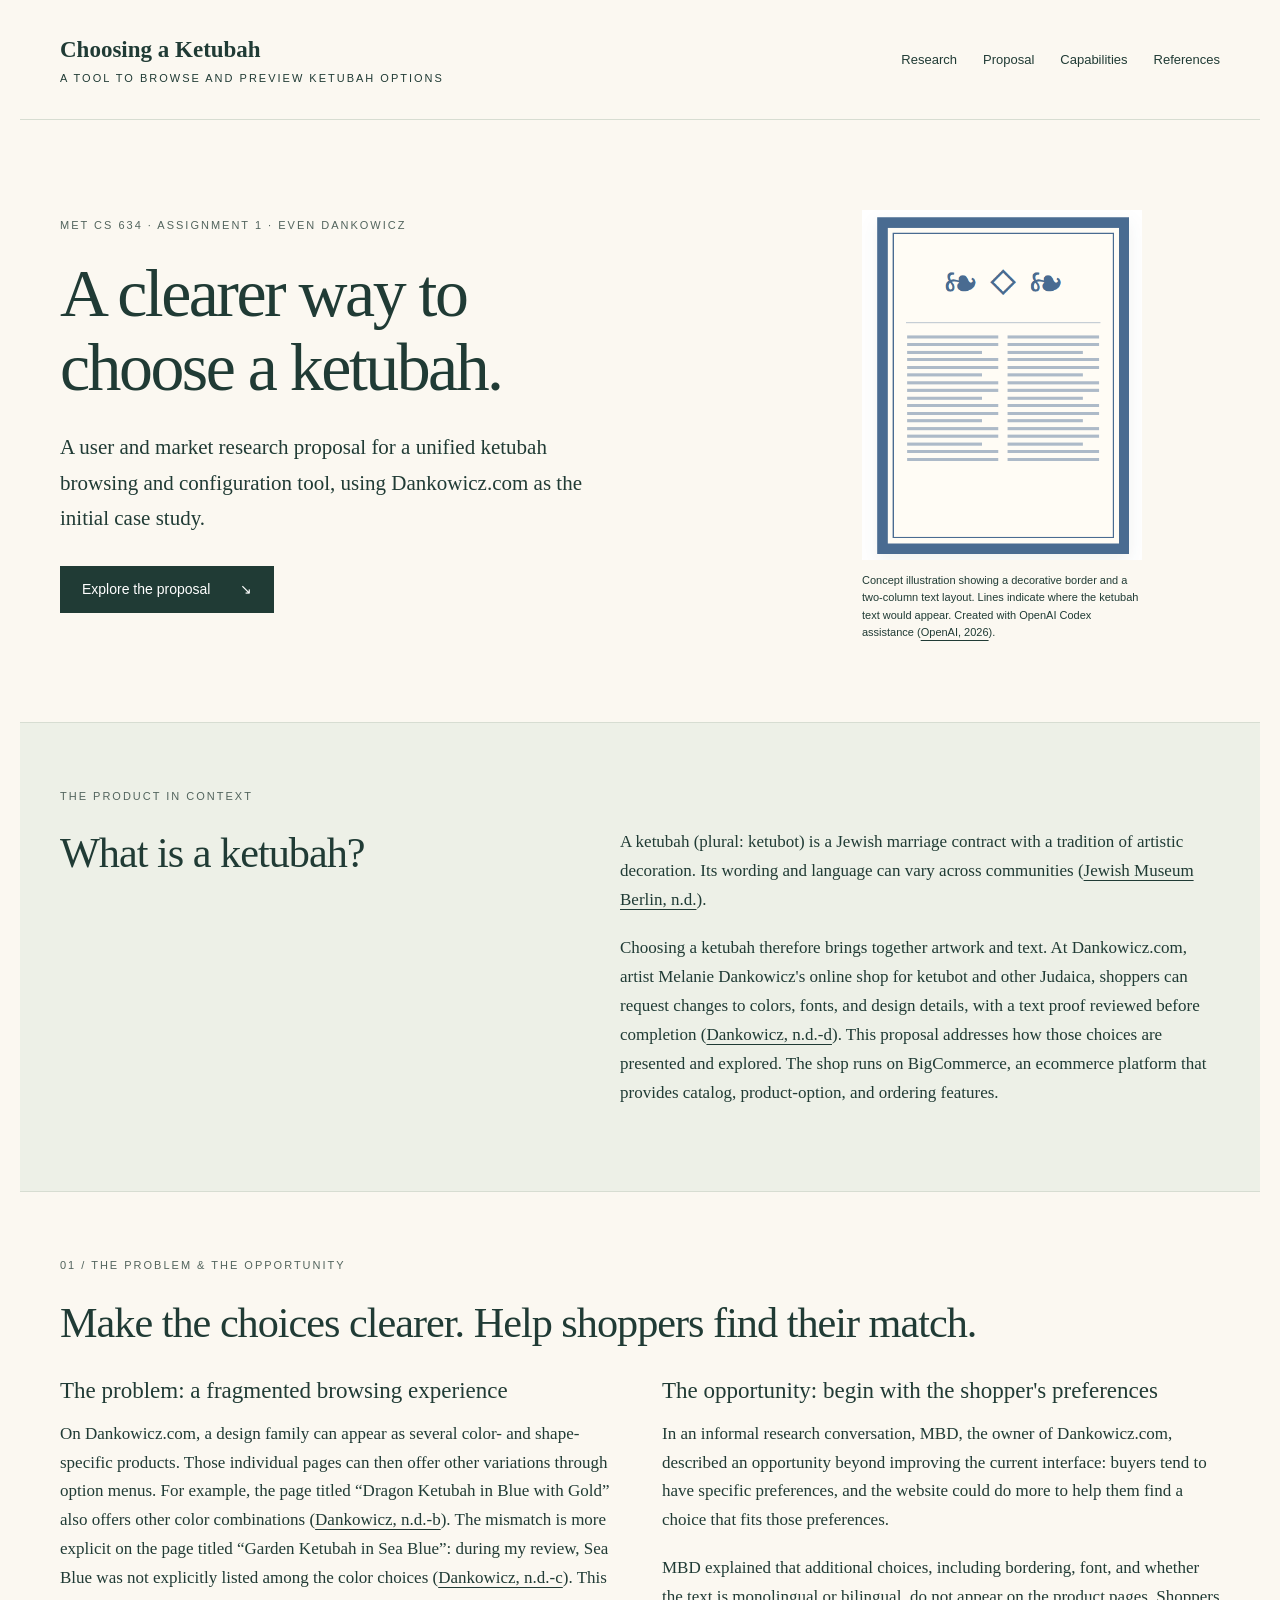
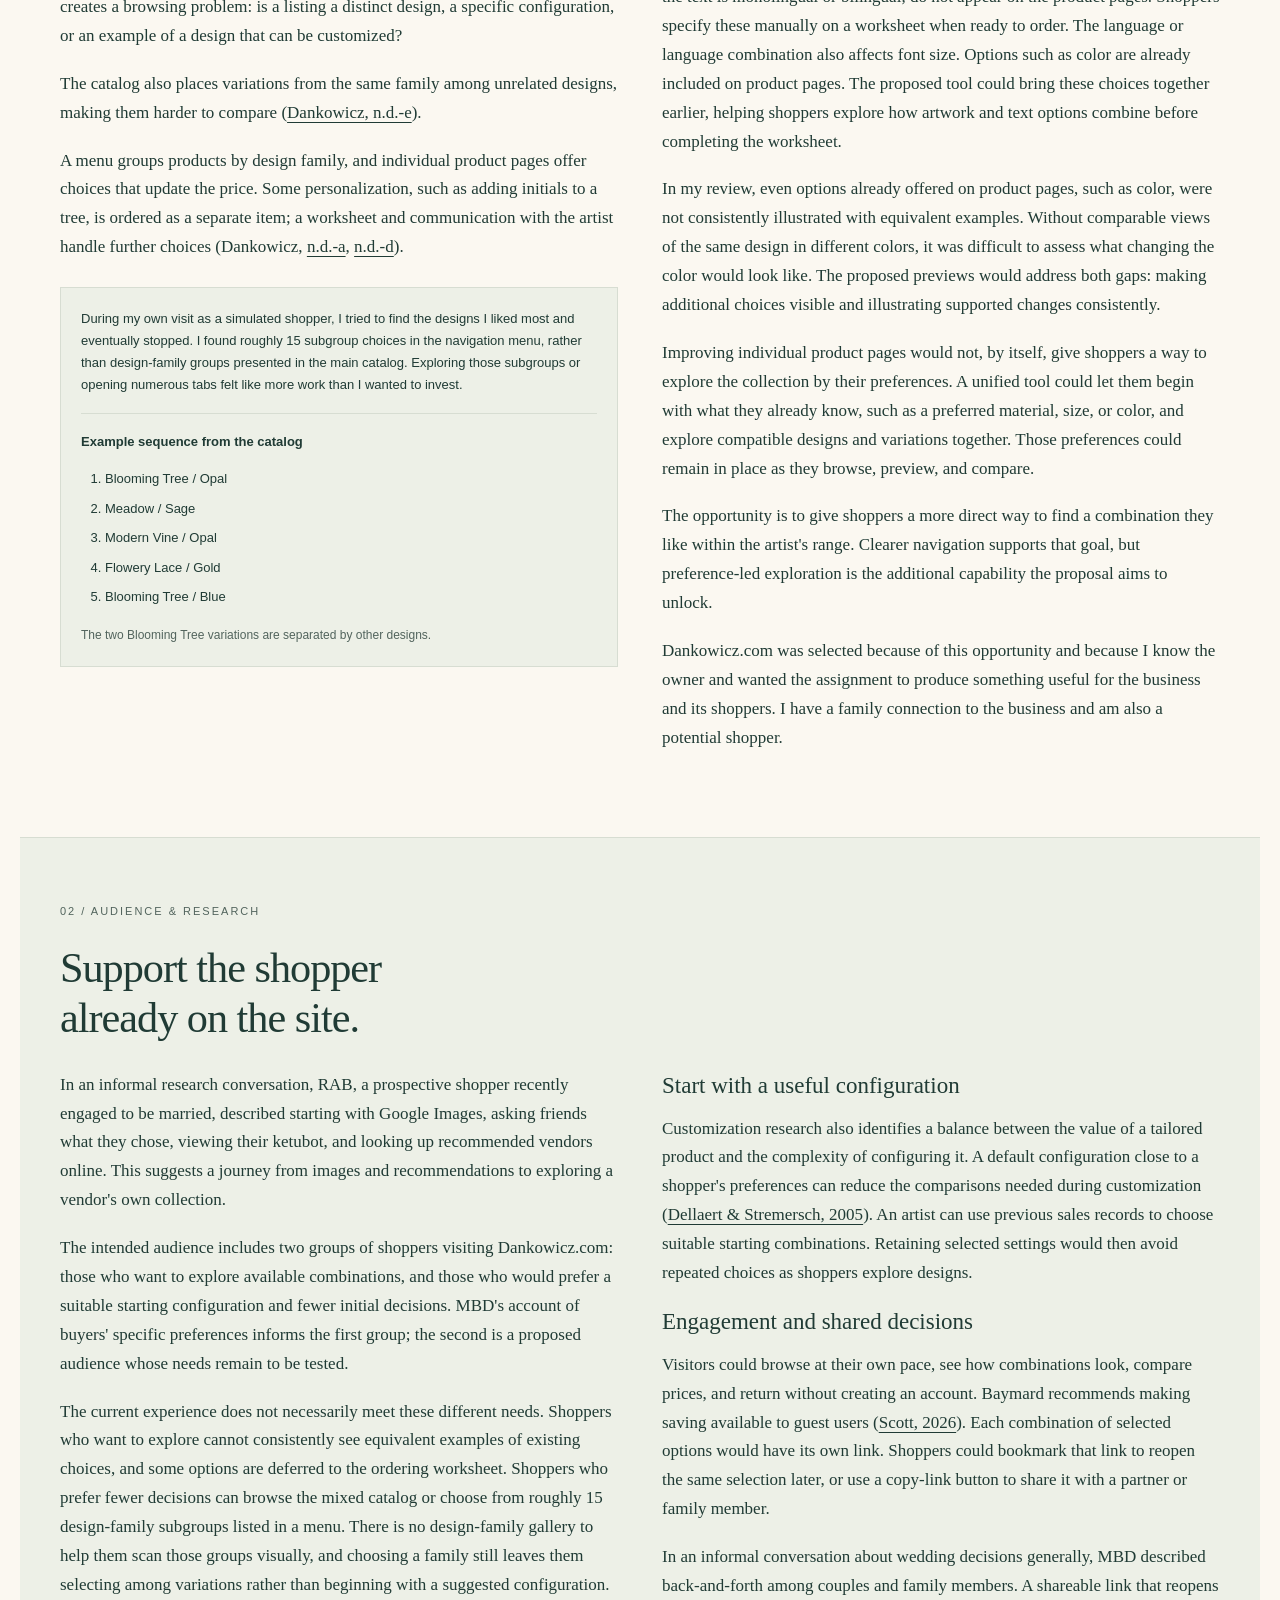
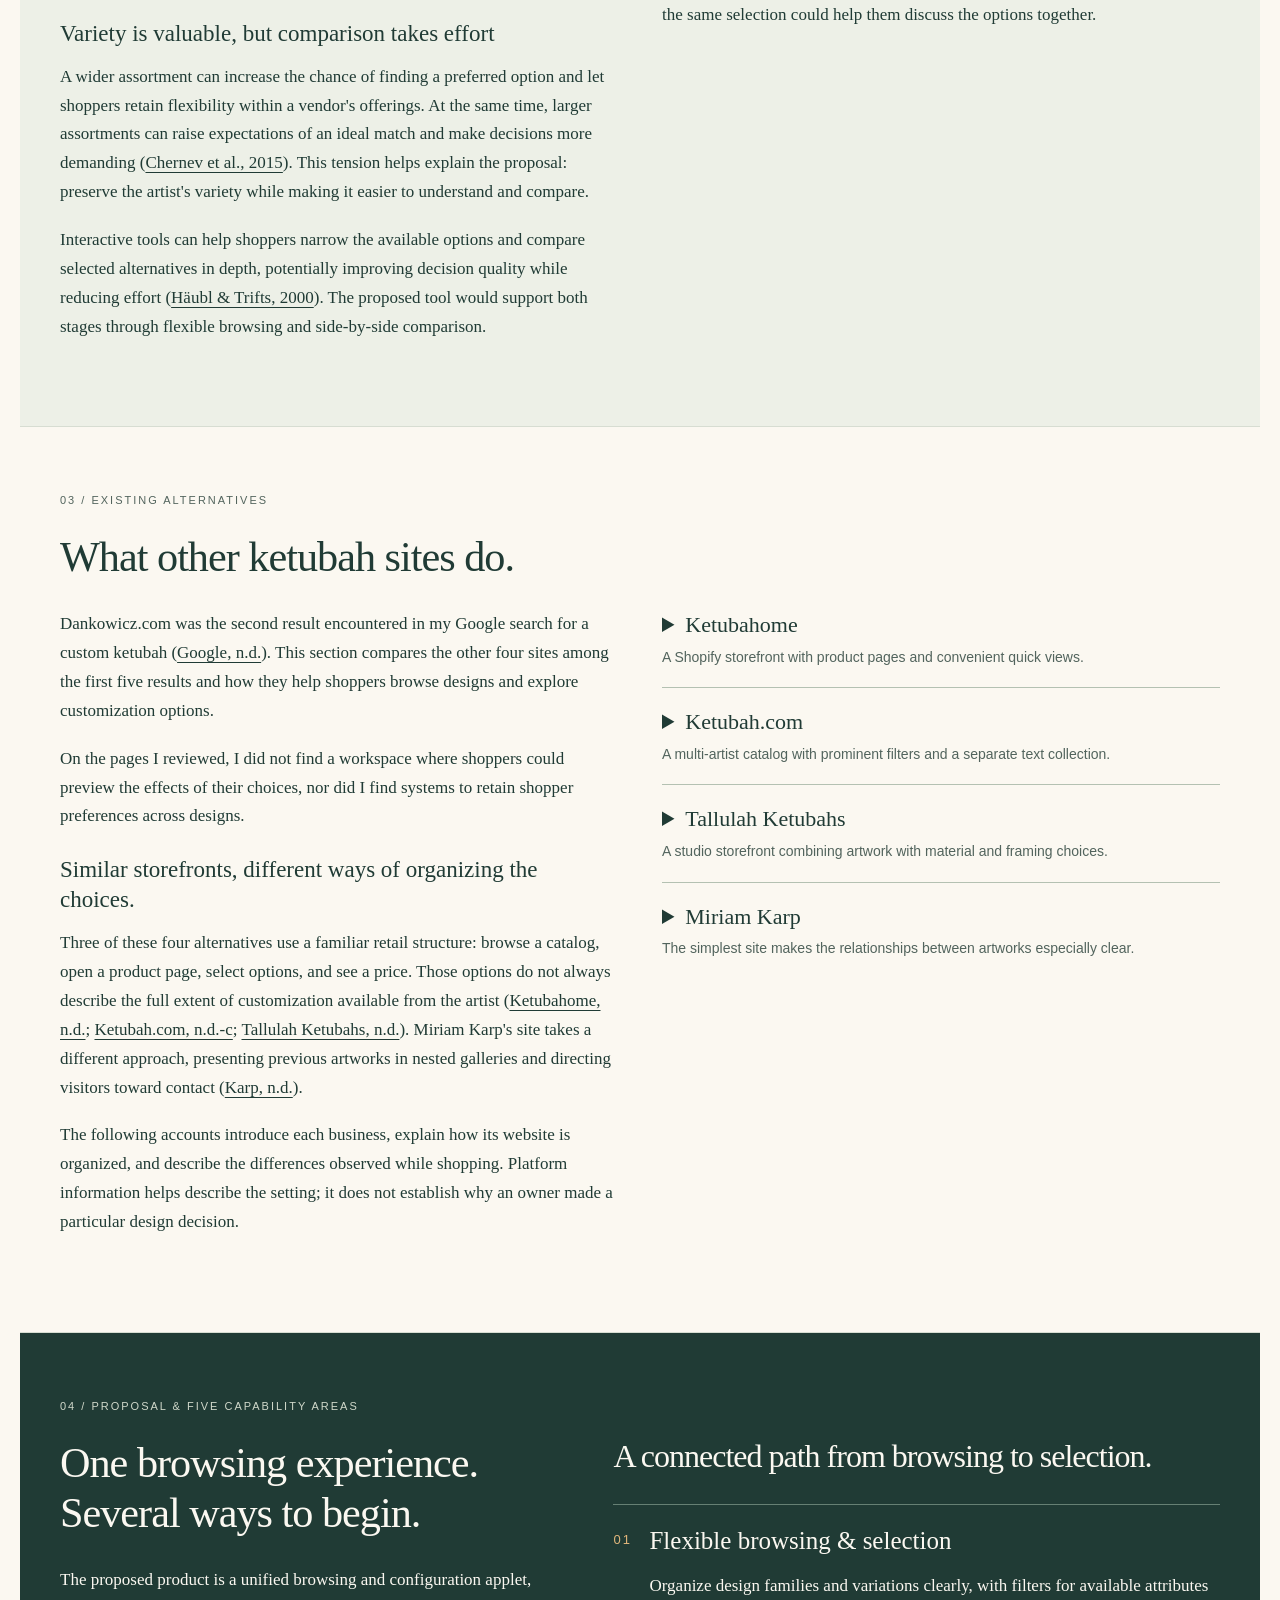
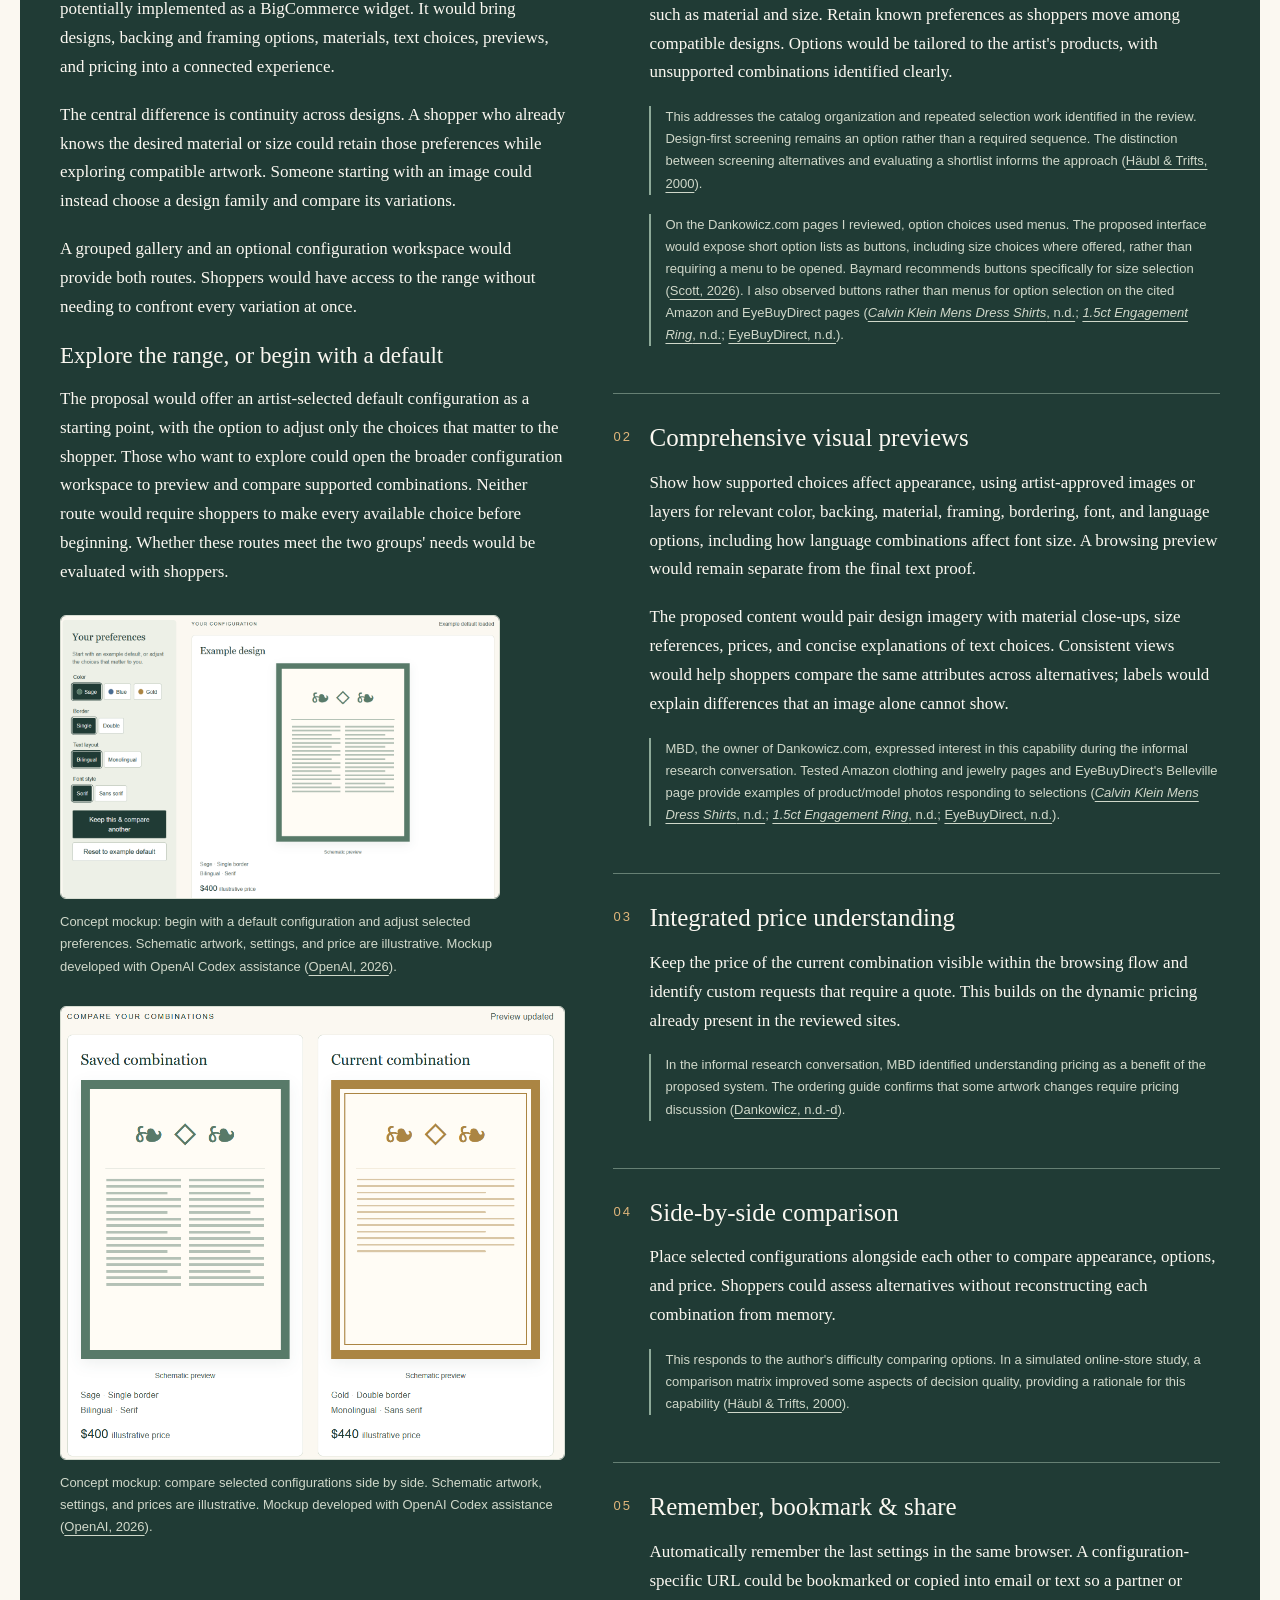
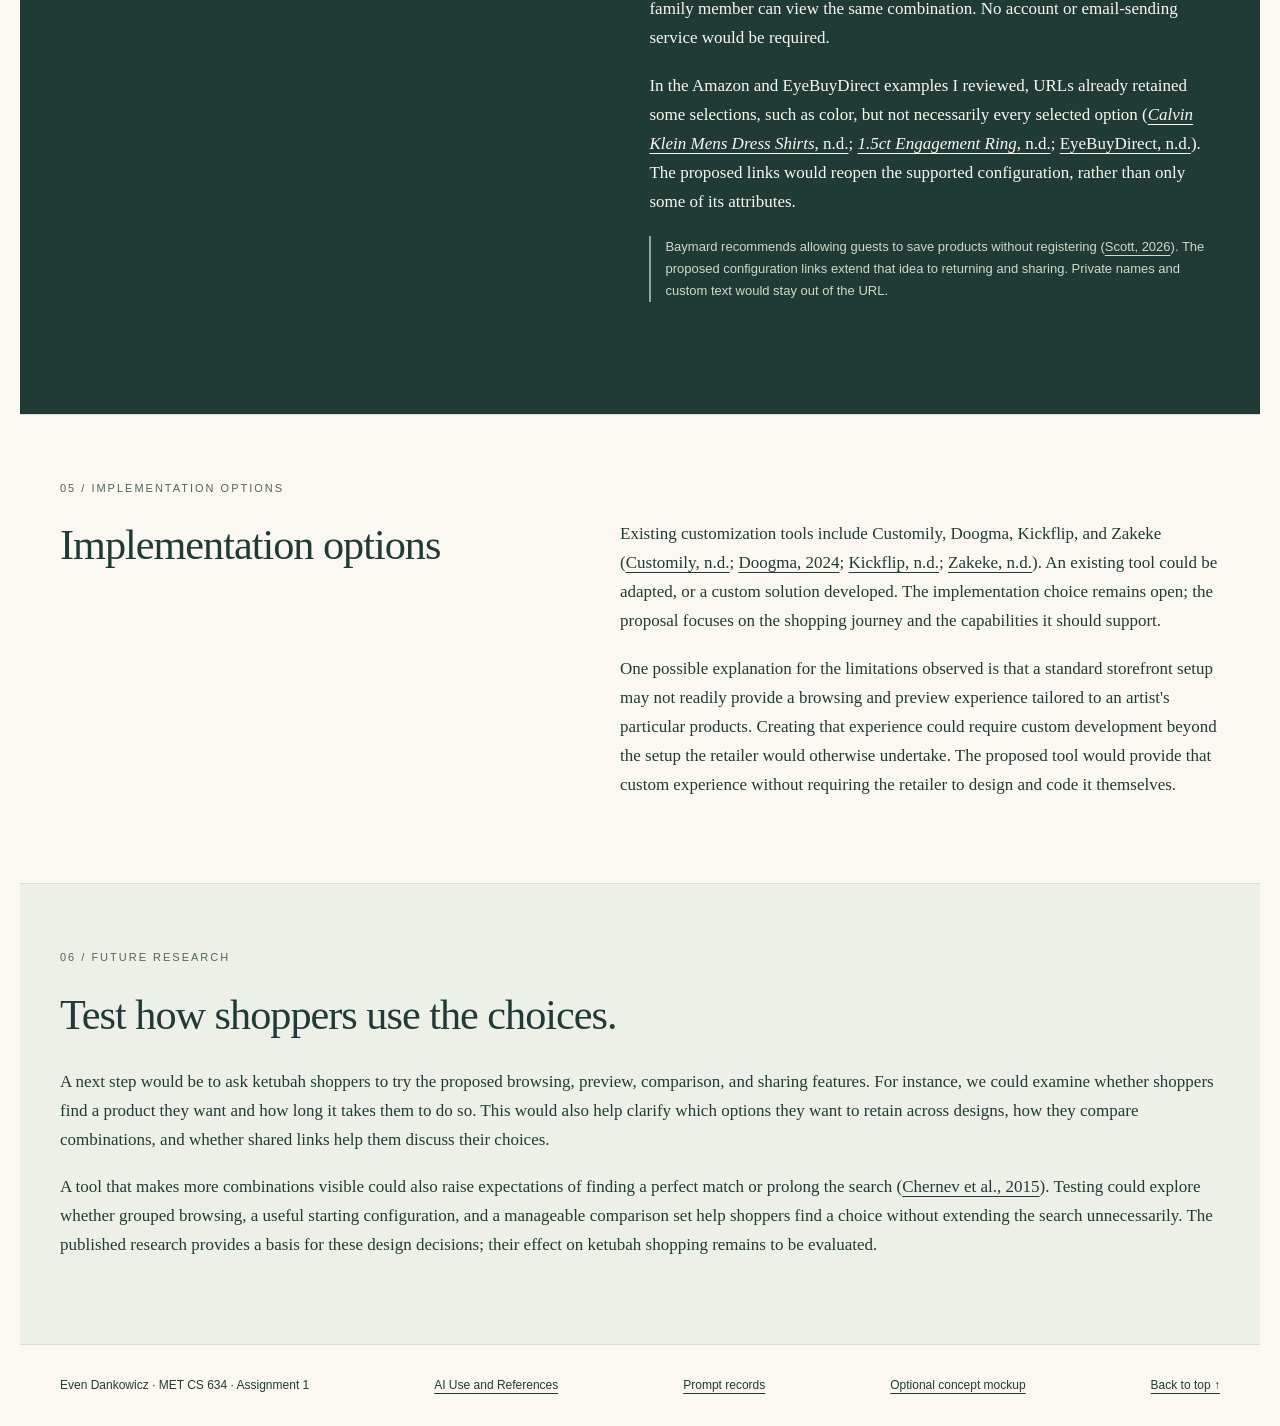
<file: index.html>
<!doctype html>
<html lang="en"><head><meta charset="utf-8"><meta name="viewport" content="width=device-width,initial-scale=1"><meta name="description" content="A user and market research proposal for a clearer ketubah shopping experience."><title>Choosing a Ketubah — Ketubah research proposal</title><link rel="stylesheet" href="styles.css"></head>
<body><a class="skip" href="#main">Skip to content</a><header><a class="brand" href="index.html">Choosing a Ketubah<span> A Tool to Browse and Preview Ketubah Options</span></a><nav aria-label="Main navigation"><a href="#research">Research</a><a href="#proposal">Proposal</a><a href="#capabilities">Capabilities</a><a href="references.html">References</a></nav></header>
<main id="main"><section class="hero"><div><p class="eyebrow">MET CS 634 · Assignment 1 · Even Dankowicz</p><h1>A clearer way to<br>choose a ketubah.</h1><p class="intro">A user and market research proposal for a unified ketubah browsing and configuration tool, using Dankowicz.com as the initial case study.</p><a class="button" href="#proposal">Explore the proposal <span aria-hidden="true">↘</span></a></div><aside class="hero-illustration" aria-label="Concept illustration"><figure class="concept-figure hero-figure"><img src="images/ketubah-schematic.png" width="458" height="572" alt="Schematic illustration with a blue decorative border, ornament, and two columns of placeholder lines representing a text layout." loading="lazy"><figcaption>Concept illustration showing a decorative border and a two-column text layout. Lines indicate where the ketubah text would appear. Created with OpenAI Codex assistance (<a href="references.html#ref-21">OpenAI, 2026</a>).</figcaption></figure></aside></section>
<section class="section tinted" id="context"><p class="eyebrow">The product in context</p><div class="split"><h2>What is a ketubah?</h2><div><p>A ketubah (plural: ketubot) is a Jewish marriage contract with a tradition of artistic decoration. Its wording and language can vary across communities (<a class="citation" href="references.html#ref-14">Jewish Museum Berlin, n.d.</a>).</p><p>Choosing a ketubah therefore brings together artwork and text. At Dankowicz.com, artist Melanie Dankowicz's online shop for ketubot and other Judaica, shoppers can request changes to colors, fonts, and design details, with a text proof reviewed before completion (<a class="citation" href="references.html#ref-8">Dankowicz, n.d.-d</a>). This proposal addresses how those choices are presented and explored. The shop runs on BigCommerce, an ecommerce platform that provides catalog, product-option, and ordering features.</p></div></div></section>
<section class="section" id="research"><p class="eyebrow">01 / The problem &amp; the opportunity</p><h2>Make the choices clearer. Help shoppers find their match.</h2><div class="problem-opportunity"><article><h3>The problem: a fragmented browsing experience</h3><p>On Dankowicz.com, a design family can appear as several color- and shape-specific products. Those individual pages can then offer other variations through option menus. For example, the page titled &ldquo;Dragon Ketubah in Blue with Gold&rdquo; also offers other color combinations (<a class="citation" href="references.html#ref-6">Dankowicz, n.d.-b</a>). The mismatch is more explicit on the page titled &ldquo;Garden Ketubah in Sea Blue&rdquo;: during my review, Sea Blue was not explicitly listed among the color choices (<a class="citation" href="references.html#ref-7">Dankowicz, n.d.-c</a>). This creates a browsing problem: is a listing a distinct design, a specific configuration, or an example of a design that can be customized?</p><p>The catalog also places variations from the same family among unrelated designs, making them harder to compare (<a class="citation" href="references.html#ref-9">Dankowicz, n.d.-e</a>).</p><p>A menu groups products by design family, and individual product pages offer choices that update the price. Some personalization, such as adding initials to a tree, is ordered as a separate item; a worksheet and communication with the artist handle further choices (Dankowicz, <a class="citation" href="references.html#ref-5">n.d.-a</a>, <a class="citation" href="references.html#ref-8">n.d.-d</a>).</p><figure class="catalog-example"><p class="browsing-account">During my own visit as a simulated shopper, I tried to find the designs I liked most and eventually stopped. I found roughly 15 subgroup choices in the navigation menu, rather than design-family groups presented in the main catalog. Exploring those subgroups or opening numerous tabs felt like more work than I wanted to invest.</p><hr class="account-divider"><figcaption>Example sequence from the catalog</figcaption><ol class="catalog-sequence"><li>Blooming Tree / Opal</li><li>Meadow / Sage</li><li>Modern Vine / Opal</li><li>Flowery Lace / Gold</li><li>Blooming Tree / Blue</li></ol><p class="small">The two Blooming Tree variations are separated by other designs.</p></figure></article><article><h3 class="opportunity-title">The opportunity: begin with the shopper's preferences</h3><p>In an informal research conversation, MBD, the owner of Dankowicz.com, described an opportunity beyond improving the current interface: buyers tend to have specific preferences, and the website could do more to help them find a choice that fits those preferences.</p><p>MBD explained that additional choices, including bordering, font, and whether the text is monolingual or bilingual, do not appear on the product pages. Shoppers specify these manually on a worksheet when ready to order. The language or language combination also affects font size. Options such as color are already included on product pages. The proposed tool could bring these choices together earlier, helping shoppers explore how artwork and text options combine before completing the worksheet.</p><p>In my review, even options already offered on product pages, such as color, were not consistently illustrated with equivalent examples. Without comparable views of the same design in different colors, it was difficult to assess what changing the color would look like. The proposed previews would address both gaps: making additional choices visible and illustrating supported changes consistently.</p><p>Improving individual product pages would not, by itself, give shoppers a way to explore the collection by their preferences. A unified tool could let them begin with what they already know, such as a preferred material, size, or color, and explore compatible designs and variations together. Those preferences could remain in place as they browse, preview, and compare.</p><p>The opportunity is to give shoppers a more direct way to find a combination they like within the artist's range. Clearer navigation supports that goal, but preference-led exploration is the additional capability the proposal aims to unlock.</p><p>Dankowicz.com was selected because of this opportunity and because I know the owner and wanted the assignment to produce something useful for the business and its shoppers. I have a family connection to the business and am also a potential shopper.</p></article></div></section>
<section class="section tinted" id="audience"><p class="eyebrow">02 / Audience &amp; research</p><h2>Support the shopper<br>already on the site.</h2><div class="research-columns"><article><p>In an informal research conversation, RAB, a prospective shopper recently engaged to be married, described starting with Google Images, asking friends what they chose, viewing their ketubot, and looking up recommended vendors online. This suggests a journey from images and recommendations to exploring a vendor's own collection.</p><p>The intended audience includes two groups of shoppers visiting Dankowicz.com: those who want to explore available combinations, and those who would prefer a suitable starting configuration and fewer initial decisions. MBD's account of buyers' specific preferences informs the first group; the second is a proposed audience whose needs remain to be tested.</p><p>The current experience does not necessarily meet these different needs. Shoppers who want to explore cannot consistently see equivalent examples of existing choices, and some options are deferred to the ordering worksheet. Shoppers who prefer fewer decisions can browse the mixed catalog or choose from roughly 15 design-family subgroups listed in a menu. There is no design-family gallery to help them scan those groups visually, and choosing a family still leaves them selecting among variations rather than beginning with a suggested configuration.</p><h3>Variety is valuable, but comparison takes effort</h3><p>A wider assortment can increase the chance of finding a preferred option and let shoppers retain flexibility within a vendor's offerings. At the same time, larger assortments can raise expectations of an ideal match and make decisions more demanding (<a class="citation" href="references.html#ref-3">Chernev et al., 2015</a>). This tension helps explain the proposal: preserve the artist's variety while making it easier to understand and compare.</p><p>Interactive tools can help shoppers narrow the available options and compare selected alternatives in depth, potentially improving decision quality while reducing effort (<a class="citation" href="references.html#ref-13">H&auml;ubl &amp; Trifts, 2000</a>). The proposed tool would support both stages through flexible browsing and side-by-side comparison.</p></article><article><h3>Start with a useful configuration</h3><p>Customization research also identifies a balance between the value of a tailored product and the complexity of configuring it. A default configuration close to a shopper's preferences can reduce the comparisons needed during customization (<a class="citation" href="references.html#ref-10">Dellaert &amp; Stremersch, 2005</a>). An artist can use previous sales records to choose suitable starting combinations. Retaining selected settings would then avoid repeated choices as shoppers explore designs.</p><h3>Engagement and shared decisions</h3><p>Visitors could browse at their own pace, see how combinations look, compare prices, and return without creating an account. Baymard recommends making saving available to guest users (<a class="citation" href="references.html#ref-22">Scott, 2026</a>). Each combination of selected options would have its own link. Shoppers could bookmark that link to reopen the same selection later, or use a copy-link button to share it with a partner or family member.</p><p>In an informal conversation about wedding decisions generally, MBD described back-and-forth among couples and family members. A shareable link that reopens the same selection could help them discuss the options together.</p></article></div></section>
<section class="section" id="comparison"><p class="eyebrow">03 / Existing alternatives</p><h2>What other ketubah sites do.</h2><div class="comparison-columns"><div><p class="section-lead">Dankowicz.com was the second result encountered in my Google search for a custom ketubah (<a class="citation" href="references.html#ref-google-search">Google, n.d.</a>). This section compares the other four sites among the first five results and how they help shoppers browse designs and explore customization options.</p><p>On the pages I reviewed, I did not find a workspace where shoppers could preview the effects of their choices, nor did I find systems to retain shopper preferences across designs.</p><div class="context-summary"><h3>Similar storefronts, different ways of organizing the choices.</h3><p>Three of these four alternatives use a familiar retail structure: browse a catalog, open a product page, select options, and see a price. Those options do not always describe the full extent of customization available from the artist (<a class="citation" href="references.html#ref-18">Ketubahome, n.d.</a>; <a class="citation" href="references.html#ref-17">Ketubah.com, n.d.-c</a>; <a class="citation" href="references.html#ref-23">Tallulah Ketubahs, n.d.</a>). Miriam Karp's site takes a different approach, presenting previous artworks in nested galleries and directing visitors toward contact (<a class="citation" href="references.html#ref-15">Karp, n.d.</a>).</p><p>The following accounts introduce each business, explain how its website is organized, and describe the differences observed while shopping. Platform information helps describe the setting; it does not establish why an owner made a particular design decision.</p></div>
</div><div><div class="vendor-accordions">
<details name="competitor-sites"><summary>Ketubahome<span>A Shopify storefront with product pages and convenient quick views.</span></summary><p>Ketubahome is an online shop selling ketubah artwork, with both a product collection and a route for custom ketubah requests. It runs on Shopify, an ecommerce platform. Its collection displays individual ketubot that shoppers can open on separate product pages. A quick-view feature also lets shoppers inspect options and see prices without leaving the collection. During the review, this made comparing the cost of different options convenient (<a class="citation" href="references.html#ref-18">Ketubahome, n.d.</a>).</p><p>In my review, Ketubahome used buttons for size selection. This follows Baymard's recommendation to use buttons for size selection (<a class="citation" href="references.html#ref-22">Scott, 2026</a>). The tested choices included size and gold leaf. Changing the gold-leaf choice did not change the displayed image, and the tested selectors did not include language or custom text. The overall experience therefore makes some configuration choices available inside a standard retail flow, while leaving the shopper to understand other customization possibilities separately (<a class="citation" href="references.html#ref-18">Ketubahome, n.d.</a>).</p></details>
<details name="competitor-sites"><summary>Ketubah.com<span>A multi-artist catalog with prominent filters and a separate text collection.</span></summary><p>Ketubah.com is an online retailer selling ketubot by multiple artists. Unlike a shop centered on one artist's collection, it brings many artists and styles into the same catalog. Shoppers can narrow that catalog using prominent theme, color, price, artist, and category filters, then open an individual design to choose its options (<a class="citation" href="references.html#ref-17">Ketubah.com, n.d.-c</a>).</p><p>Product selection still follows the catalog-to-product-page pattern. In the Forest example, shoppers could choose print stock and size and see the price change, but the preview did not change during testing. The site also provides a substantial text-selection section. Links connect artwork and text, although the relationship between the two parts of the process felt unclear during the review (<a class="citation" href="references.html#ref-16">Ketubah.com, n.d.-a</a>). In another product-page example, Lace Papercut Ketubah, I observed option menus rather than buttons (<a class="citation" href="references.html#ref-lace">Ketubah.com, n.d.-b</a>). This contrasts with Ketubahome's visible size buttons; Baymard's recommendation specifically concerns size selection (<a class="citation" href="references.html#ref-22">Scott, 2026</a>). Its commerce platform has not been established in this study.</p></details>
<details name="competitor-sites"><summary>Tallulah Ketubahs<span>A studio storefront combining artwork with material and framing choices.</span></summary><p>Tallulah Ketubahs is a studio's online shop selling ketubah artwork, including prints and hand-painted work. Its catalog also includes guest-artist designs. Shoppers browse the collection, open a product page for a design, and choose among the options offered for that work (<a class="citation" href="references.html#ref-23">Tallulah Ketubahs, n.d.</a>).</p><p>The Pomegranate Tree Canopy example offered material, size, and frame/presentation choices. Selecting them changed the price but did not update the preview images during testing. Text options are also offered through linked information. The reviewed pages include Shopify-hosted links, but the platform has not been independently confirmed from the live storefront source in this study (<a class="citation" href="references.html#ref-23">Tallulah Ketubahs, n.d.</a>).</p></details>
<details name="competitor-sites"><summary>Miriam Karp<span>The simplest site makes the relationships between artworks especially clear.</span></summary><p>CustomKetubah.com presents the work of artist Miriam Karp, who creates custom and print ketubot as well as other artwork. The website credits OtherPeoplesPixels as its provider. It is organized as an artist portfolio rather than a conventional online shop: visitors browse images, open a sub-gallery or design family, and then reach an individual artwork. Some print entries show prices; custom artworks show information such as media and dimensions. The reviewed journey leads toward contacting the artist rather than using an Add to Cart flow (<a class="citation" href="references.html#ref-15">Karp, n.d.</a>).</p><p>The Olive Tree Circle section groups variations within one design family (<a class="citation" href="references.html#ref-15">Karp, n.d.</a>). Its structure makes the relationship explicit: <strong>design family &rarr; variations &rarr; individual artwork</strong>. That clarity stood out alongside the retail sites' mixture of separate listings and within-page options. It provides a useful organizational reference even though it does not provide their integrated retail controls.</p></details>
</div></div></div></section>
<section class="section dark" id="proposal"><p class="eyebrow">04 / Proposal &amp; five capability areas</p><div class="proposal-columns"><div class="proposal-overview"><h2>One browsing experience.<br>Several ways to begin.</h2><p>The proposed product is a unified browsing and configuration applet, potentially implemented as a BigCommerce widget. It would bring designs, backing and framing options, materials, text choices, previews, and pricing into a connected experience.</p><p>The central difference is continuity across designs. A shopper who already knows the desired material or size could retain those preferences while exploring compatible artwork. Someone starting with an image could instead choose a design family and compare its variations.</p><p>A grouped gallery and an optional configuration workspace would provide both routes. Shoppers would have access to the range without needing to confront every variation at once.</p><h3>Explore the range, or begin with a default</h3><p>The proposal would offer an artist-selected default configuration as a starting point, with the option to adjust only the choices that matter to the shopper. Those who want to explore could open the broader configuration workspace to preview and compare supported combinations. Neither route would require shoppers to make every available choice before beginning. Whether these routes meet the two groups' needs would be evaluated with shoppers.</p><figure class="concept-figure"><img src="images/default-configuration.png" width="1350" height="870" alt="Concept mockup showing a starting configuration with sage color, a single border, bilingual text layout, and serif font selected. Buttons allow each preference to be changed, with a preview alongside them." loading="lazy"><figcaption>Concept mockup: begin with a default configuration and adjust selected preferences. Schematic artwork, settings, and price are illustrative. Mockup developed with OpenAI Codex assistance (<a href="references.html#ref-21">OpenAI, 2026</a>).</figcaption></figure><figure class="concept-figure comparison-figure"><img src="images/configuration-comparison.png" width="964" height="866" alt="Concept comparison of a saved sage configuration with a single border, bilingual layout, and serif font against a gold configuration with a double border, monolingual layout, and sans serif font. Illustrative prices are 400 and 440 dollars." loading="lazy"><figcaption>Concept mockup: compare selected configurations side by side. Schematic artwork, settings, and prices are illustrative. Mockup developed with OpenAI Codex assistance (<a href="references.html#ref-21">OpenAI, 2026</a>).</figcaption></figure></div><div id="capabilities"><h2>A connected path from browsing to selection.</h2><div class="capabilities">
<article><span class="number">01</span><div><h3>Flexible browsing &amp; selection</h3><p>Organize design families and variations clearly, with filters for available attributes such as material and size. Retain known preferences as shoppers move among compatible designs. Options would be tailored to the artist's products, with unsupported combinations identified clearly.</p><p class="evidence">This addresses the catalog organization and repeated selection work identified in the review. Design-first screening remains an option rather than a required sequence. The distinction between screening alternatives and evaluating a shortlist informs the approach (<a class="citation" href="references.html#ref-13">H&auml;ubl &amp; Trifts, 2000</a>).</p><p class="evidence">On the Dankowicz.com pages I reviewed, option choices used menus. The proposed interface would expose short option lists as buttons, including size choices where offered, rather than requiring a menu to be opened. Baymard recommends buttons specifically for size selection (<a class="citation" href="references.html#ref-22">Scott, 2026</a>). I also observed buttons rather than menus for option selection on the cited Amazon and EyeBuyDirect pages (<a class="citation" href="references.html#ref-2"><em>Calvin Klein Mens Dress Shirts</em>, n.d.</a>; <a class="citation" href="references.html#ref-20"><em>1.5ct Engagement Ring</em>, n.d.</a>; <a class="citation" href="references.html#ref-12">EyeBuyDirect, n.d.</a>).</p></div></article>
<article><span class="number">02</span><div><h3>Comprehensive visual previews</h3><p>Show how supported choices affect appearance, using artist-approved images or layers for relevant color, backing, material, framing, bordering, font, and language options, including how language combinations affect font size. A browsing preview would remain separate from the final text proof.</p><p>The proposed content would pair design imagery with material close-ups, size references, prices, and concise explanations of text choices. Consistent views would help shoppers compare the same attributes across alternatives; labels would explain differences that an image alone cannot show.</p><p class="evidence">MBD, the owner of Dankowicz.com, expressed interest in this capability during the informal research conversation. Tested Amazon clothing and jewelry pages and EyeBuyDirect's Belleville page provide examples of product/model photos responding to selections (<a class="citation" href="references.html#ref-2"><em>Calvin Klein Mens Dress Shirts</em>, n.d.</a>; <a class="citation" href="references.html#ref-20"><em>1.5ct Engagement Ring</em>, n.d.</a>; <a class="citation" href="references.html#ref-12">EyeBuyDirect, n.d.</a>).</p></div></article>
<article><span class="number">03</span><div><h3>Integrated price understanding</h3><p>Keep the price of the current combination visible within the browsing flow and identify custom requests that require a quote. This builds on the dynamic pricing already present in the reviewed sites.</p><p class="evidence">In the informal research conversation, MBD identified understanding pricing as a benefit of the proposed system. The ordering guide confirms that some artwork changes require pricing discussion (<a class="citation" href="references.html#ref-8">Dankowicz, n.d.-d</a>).</p></div></article>
<article><span class="number">04</span><div><h3>Side-by-side comparison</h3><p>Place selected configurations alongside each other to compare appearance, options, and price. Shoppers could assess alternatives without reconstructing each combination from memory.</p><p class="evidence">This responds to the author's difficulty comparing options. In a simulated online-store study, a comparison matrix improved some aspects of decision quality, providing a rationale for this capability (<a class="citation" href="references.html#ref-13">H&auml;ubl &amp; Trifts, 2000</a>).</p></div></article>
<article><span class="number">05</span><div><h3>Remember, bookmark &amp; share</h3><p>Automatically remember the last settings in the same browser. A configuration-specific URL could be bookmarked or copied into email or text so a partner or family member can view the same combination. No account or email-sending service would be required.</p><p>In the Amazon and EyeBuyDirect examples I reviewed, URLs already retained some selections, such as color, but not necessarily every selected option (<a class="citation" href="references.html#ref-2"><em>Calvin Klein Mens Dress Shirts</em>, n.d.</a>; <a class="citation" href="references.html#ref-20"><em>1.5ct Engagement Ring</em>, n.d.</a>; <a class="citation" href="references.html#ref-12">EyeBuyDirect, n.d.</a>). The proposed links would reopen the supported configuration, rather than only some of its attributes.</p><p class="evidence">Baymard recommends allowing guests to save products without registering (<a class="citation" href="references.html#ref-22">Scott, 2026</a>). The proposed configuration links extend that idea to returning and sharing. Private names and custom text would stay out of the URL.</p></div></article></div></div></div></section>

<section class="section" id="implementation"><p class="eyebrow">05 / Implementation options</p><div class="split"><h2>Implementation options</h2><div><p>Existing customization tools include Customily, Doogma, Kickflip, and Zakeke (<a class="citation" href="references.html#ref-4">Customily, n.d.</a>; <a class="citation" href="references.html#ref-11">Doogma, 2024</a>; <a class="citation" href="references.html#ref-19">Kickflip, n.d.</a>; <a class="citation" href="references.html#ref-24">Zakeke, n.d.</a>). An existing tool could be adapted, or a custom solution developed. The implementation choice remains open; the proposal focuses on the shopping journey and the capabilities it should support.</p><p>One possible explanation for the limitations observed is that a standard storefront setup may not readily provide a browsing and preview experience tailored to an artist's particular products. Creating that experience could require custom development beyond the setup the retailer would otherwise undertake. The proposed tool would provide that custom experience without requiring the retailer to design and code it themselves.</p></div></div></section>
<section class="section tinted" id="future-research"><p class="eyebrow">06 / Future research</p><h2>Test how shoppers use the choices.</h2><p>A next step would be to ask ketubah shoppers to try the proposed browsing, preview, comparison, and sharing features. For instance, we could examine whether shoppers find a product they want and how long it takes them to do so. This would also help clarify which options they want to retain across designs, how they compare combinations, and whether shared links help them discuss their choices.</p><p>A tool that makes more combinations visible could also raise expectations of finding a perfect match or prolong the search (<a class="citation" href="references.html#ref-3">Chernev et al., 2015</a>). Testing could explore whether grouped browsing, a useful starting configuration, and a manageable comparison set help shoppers find a choice without extending the search unnecessarily. The published research provides a basis for these design decisions; their effect on ketubah shopping remains to be evaluated.</p></section>
</main><footer><p>Even Dankowicz · MET CS 634 · Assignment 1</p><a href="references.html">AI Use and References</a><a href="PROMPT_LOG.md">Prompt records</a><a href="mockup.html">Optional concept mockup</a><a href="#main">Back to top ↑</a></footer></body></html>
</file>
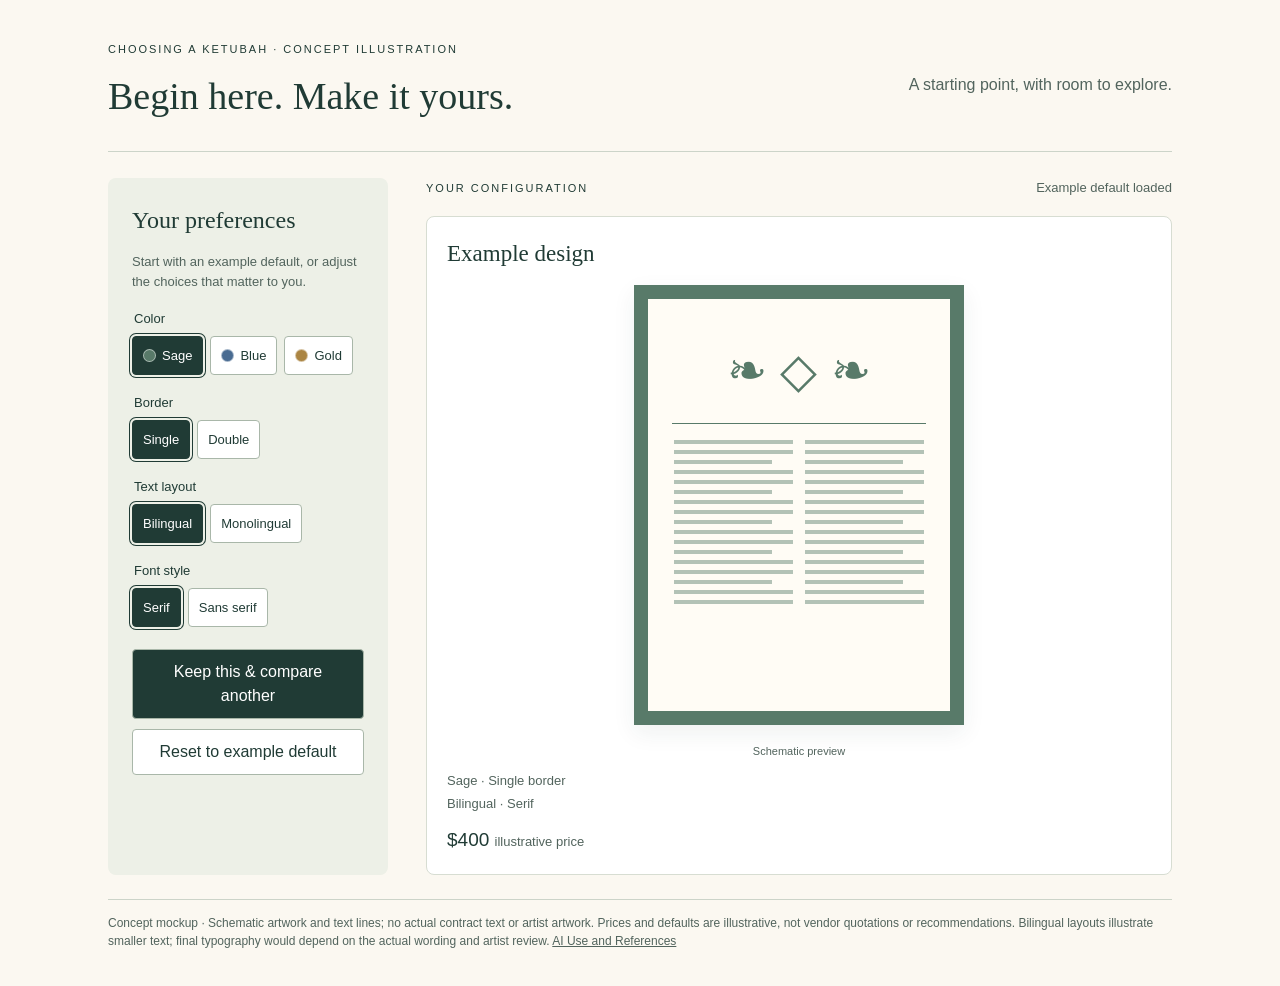
<file: mockup.html>
<!doctype html>
<html lang="en">
<meta charset="utf-8">
<meta name="viewport" content="width=device-width,initial-scale=1">
<title>Ketubah configuration — concept mockup</title>
<style>
*{box-sizing:border-box}body{margin:0;background:#fbf8f1;color:#203b35;font:16px/1.5 Arial,sans-serif}main{max-width:1120px;margin:36px auto;padding:0 28px}header{display:flex;justify-content:space-between;align-items:center;border-bottom:1px solid #ccd4c9;padding-bottom:18px}h1,h2{font-family:Georgia,serif;font-weight:normal}h1{font-size:38px;margin:8px 0}h2{margin:0 0 14px}.label{font-size:11px;letter-spacing:2px;text-transform:uppercase}header p{margin:0;color:#52645d}.workspace{display:grid;grid-template-columns:280px 1fr;gap:38px;margin-top:26px}.controls{background:#edf0e7;padding:24px;border-radius:8px}label{display:block;font-size:13px;margin:18px 0 6px}select,button{font:inherit;padding:10px 12px;border:1px solid #a9b7a9;border-radius:4px;background:#fff;color:#203b35}select{width:100%}button{cursor:pointer}button.primary{background:#203b35;color:white;width:100%;margin-top:22px}button:hover{filter:brightness(.94)}.hint{font-size:13px;color:#52645d}.cards{display:grid;grid-template-columns:1fr;gap:22px}.cards.compare{grid-template-columns:1fr 1fr}.card{background:white;border:1px solid #d7ddd2;padding:20px;border-radius:8px}.card h2{font-size:23px}.paper{--art:#587a69;background:#fffcf5;border:14px solid var(--art);padding:12px;max-width:330px;aspect-ratio:3/4;margin:0 auto 18px;box-shadow:0 8px 22px #203b3512}.paper.double{outline:2px solid var(--art);outline-offset:-22px}.ornament{height:27%;display:flex;justify-content:center;align-items:center;gap:12px;color:var(--art);font-size:48px;border-bottom:1px solid var(--art);margin:8px 12px 16px}.text{display:grid;gap:12px;padding:0 14px}.text.bilingual{grid-template-columns:1fr 1fr}.lines{display:grid;gap:7px;align-content:start}.lines i{display:block;background:var(--art);opacity:.45;height:3px;border-radius:3px}.lines i:nth-child(3n){width:82%}.text.bilingual .lines{gap:6px}.text.serif i{height:4px;border-radius:0}.caption{text-align:center;font-size:11px;color:#52645d}.spec{font-size:13px;color:#52645d;margin:4px 0}.price{font-size:19px;margin:12px 0 0}.topline{display:flex;justify-content:space-between;align-items:center;margin-bottom:18px}footer{border-top:1px solid #ccd4c9;margin-top:24px;padding-top:14px;font-size:12px;color:#52645d}a{color:inherit}@media(max-width:740px){.workspace{grid-template-columns:1fr}.cards.compare{grid-template-columns:1fr}header{display:block}main{padding:0 18px}.paper{width:100%}}
fieldset{border:0;padding:0;margin:18px 0 0;min-width:0}legend{font-size:13px;margin-bottom:7px}.choices{display:flex;flex-wrap:wrap;gap:7px}.choices button{font-size:13px;padding:9px 10px;display:inline-flex;align-items:center;gap:6px}.choices button[aria-pressed="true"]{background:#203b35;color:white;border-color:#203b35;box-shadow:0 0 0 2px #edf0e7,0 0 0 3px #203b35}.swatch{width:13px;height:13px;border-radius:50%;border:1px solid #ffffff80}button:focus-visible{outline:3px solid #ab8543;outline-offset:4px}
</style>
<main>
<header><div><span class="label">Choosing a ketubah · Concept illustration</span><h1>Begin here. Make it yours.</h1></div><p>A starting point, with room to explore.</p></header>
<div class="workspace">
<aside class="controls"><h2>Your preferences</h2><p class="hint">Start with an example default, or adjust the choices that matter to you.</p>
<fieldset><legend>Color</legend><div class="choices"><button type="button" data-group="color" data-value="sage" aria-pressed="true"><span class="swatch" style="background:#587a69" aria-hidden="true"></span>Sage</button><button type="button" data-group="color" data-value="blue" aria-pressed="false"><span class="swatch" style="background:#496b91" aria-hidden="true"></span>Blue</button><button type="button" data-group="color" data-value="gold" aria-pressed="false"><span class="swatch" style="background:#ab8543" aria-hidden="true"></span>Gold</button></div></fieldset>
<fieldset><legend>Border</legend><div class="choices"><button type="button" data-group="border" data-value="single" aria-pressed="true">Single</button><button type="button" data-group="border" data-value="double" aria-pressed="false">Double</button></div></fieldset>
<fieldset><legend>Text layout</legend><div class="choices"><button type="button" data-group="language" data-value="bilingual" aria-pressed="true">Bilingual</button><button type="button" data-group="language" data-value="monolingual" aria-pressed="false">Monolingual</button></div></fieldset>
<fieldset><legend>Font style</legend><div class="choices"><button type="button" data-group="font" data-value="serif" aria-pressed="true">Serif</button><button type="button" data-group="font" data-value="sans" aria-pressed="false">Sans serif</button></div></fieldset>
<button class="primary" id="compare">Keep this & compare another</button><button id="reset" style="width:100%;margin-top:10px">Reset to example default</button>
</aside>
<section aria-label="Configuration previews"><div class="topline"><span class="label" id="view-label">Your configuration</span><span class="hint" aria-live="polite" id="status">Example default loaded</span></div><div class="cards" id="cards"></div></section>
</div>
<footer>Concept mockup · Schematic artwork and text lines; no actual contract text or artist artwork. Prices and defaults are illustrative, not vendor quotations or recommendations. Bilingual layouts illustrate smaller text; final typography would depend on the actual wording and artist review. <a href="references.html">AI Use and References</a></footer>
</main>
<script>
const defaults={color:'sage',border:'single',language:'bilingual',font:'serif'};
const colors={sage:'#587a69',blue:'#496b91',gold:'#ab8543'};
let saved=null;
const ids=Object.keys(defaults);
let selection={...defaults};
const current=()=>({...selection});
const titleCase=s=>s[0].toUpperCase()+s.slice(1);
function card(c,title){const lines='<div class="lines">'+Array.from({length:c.language==='bilingual'?17:12},()=>'<i></i>').join('')+'</div>';return `<article class="card"><h2>${title}</h2><div class="paper ${c.border}" style="--art:${colors[c.color]}"><div class="ornament" aria-hidden="true">❧ ◇ ❧</div><div class="text ${c.language} ${c.font}">${lines}${c.language==='bilingual'?lines:''}</div></div><p class="caption">Schematic preview</p><p class="spec">${titleCase(c.color)} · ${titleCase(c.border)} border</p><p class="spec">${titleCase(c.language)} · ${c.font==='serif'?'Serif':'Sans serif'}</p><p class="price">$${400+(c.border==='double'?40:0)} <span class="hint">illustrative price</span></p></article>`;}
function render(){document.querySelectorAll('[data-group]').forEach(button=>button.setAttribute('aria-pressed',String(selection[button.dataset.group]===button.dataset.value)));const c=current();document.getElementById('cards').classList.toggle('compare',!!saved);document.getElementById('cards').innerHTML=(saved?card(saved,'Saved combination'):'')+card(c,saved?'Current combination':'Example design');document.getElementById('view-label').textContent=saved?'Compare your combinations':'Your configuration';}
document.querySelectorAll('[data-group]').forEach(button=>button.addEventListener('click',()=>{selection[button.dataset.group]=button.dataset.value;render();document.getElementById('status').textContent='Preview updated';}));
document.getElementById('compare').onclick=()=>{saved={...current()};render();document.getElementById('status').textContent='Adjust choices to compare';};
document.getElementById('reset').onclick=()=>{saved=null;selection={...defaults};render();document.getElementById('status').textContent='Example default loaded';};
render();
</script>
</html>
</file>
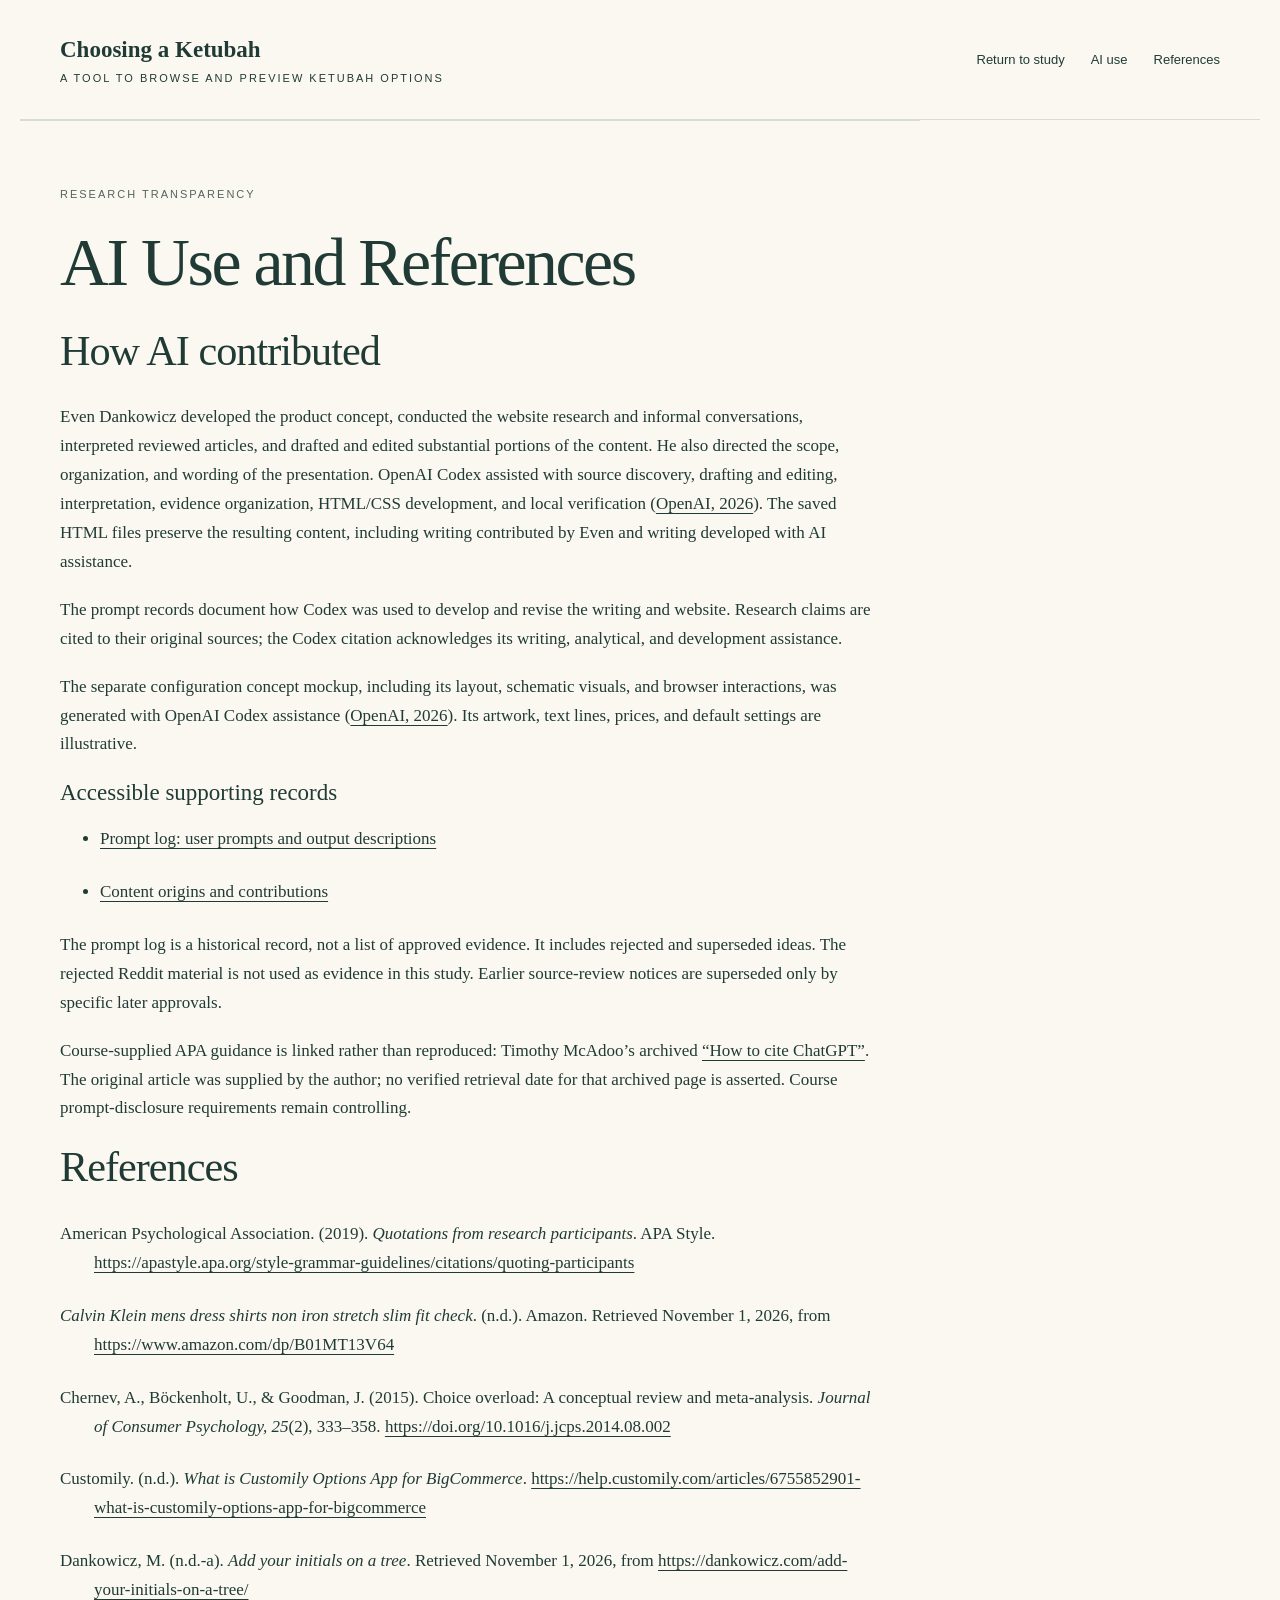
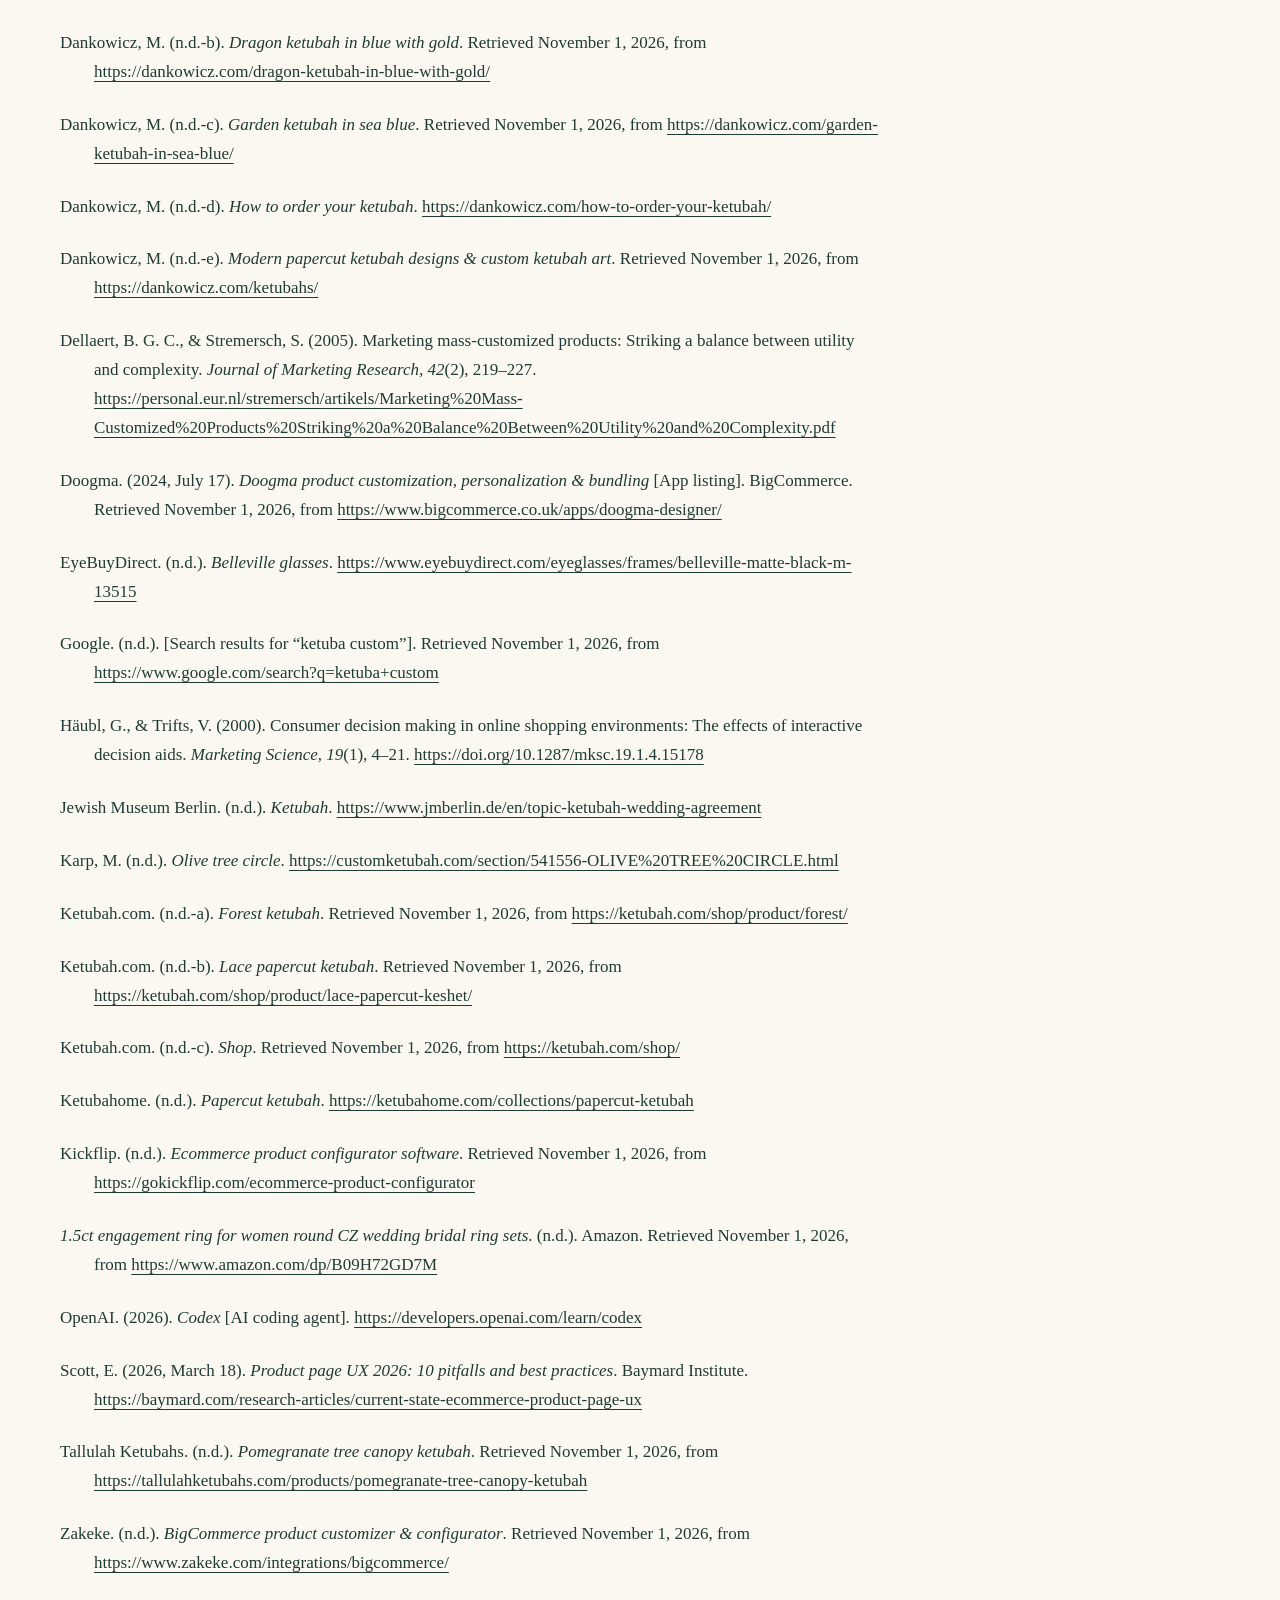
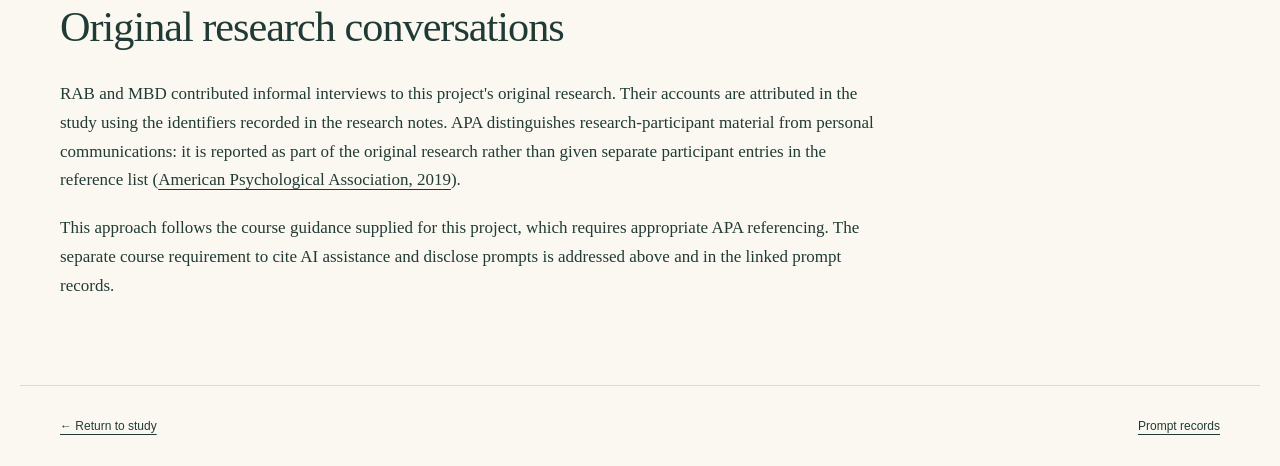
<file: references.html>
<!doctype html><html lang="en"><head><meta charset="utf-8"><meta name="viewport" content="width=device-width,initial-scale=1"><title>AI Use and References — Choosing a Ketubah</title><link rel="stylesheet" href="styles.css"></head><body><a class="skip" href="#main">Skip to content</a><header><a class="brand" href="index.html">Choosing a Ketubah<span>A Tool to Browse and Preview Ketubah Options</span></a><nav aria-label="Main navigation"><a href="index.html">Return to study</a><a href="#ai">AI use</a><a href="#references">References</a></nav></header><main id="main"><section class="section references"><p class="eyebrow">Research transparency</p><h1>AI Use and References</h1><h2 id="ai">How AI contributed</h2><p>Even Dankowicz developed the product concept, conducted the website research and informal conversations, interpreted reviewed articles, and drafted and edited substantial portions of the content. He also directed the scope, organization, and wording of the presentation. OpenAI Codex assisted with source discovery, drafting and editing, interpretation, evidence organization, HTML/CSS development, and local verification (<a class="citation" href="#ref-21">OpenAI, 2026</a>). The saved HTML files preserve the resulting content, including writing contributed by Even and writing developed with AI assistance.</p><p>The prompt records document how Codex was used to develop and revise the writing and website. Research claims are cited to their original sources; the Codex citation acknowledges its writing, analytical, and development assistance.</p><p>The separate configuration concept mockup, including its layout, schematic visuals, and browser interactions, was generated with OpenAI Codex assistance (<a class="citation" href="#ref-21">OpenAI, 2026</a>). Its artwork, text lines, prices, and default settings are illustrative.</p><h3>Accessible supporting records</h3><ul><li><a href="PROMPT_LOG.md">Prompt log: user prompts and output descriptions</a></li><li><a href="CONTENT_PROVENANCE.md">Content origins and contributions</a></li></ul><p>The prompt log is a historical record, not a list of approved evidence. It includes rejected and superseded ideas. The rejected Reddit material is not used as evidence in this study. Earlier source-review notices are superseded only by specific later approvals.</p><p>Course-supplied APA guidance is linked rather than reproduced: Timothy McAdoo’s archived <a href="https://apastyle.apa.org/blog/how-to-cite-chatgpt">“How to cite ChatGPT”</a>. The original article was supplied by the author; no verified retrieval date for that archived page is asserted. Course prompt-disclosure requirements remain controlling.</p><h2 id="references">References</h2><ul class="apa-references"><li id="ref-1">American Psychological Association. (2019). <em>Quotations from research participants</em>. APA Style. <a href="https://apastyle.apa.org/style-grammar-guidelines/citations/quoting-participants">https://apastyle.apa.org/style-grammar-guidelines/citations/quoting-participants</a></li>
<li id="ref-2"><em>Calvin Klein mens dress shirts non iron stretch slim fit check</em>. (n.d.). Amazon. Retrieved November 1, 2026, from <a href="https://www.amazon.com/dp/B01MT13V64">https://www.amazon.com/dp/B01MT13V64</a></li>
<li id="ref-3">Chernev, A., Böckenholt, U., &amp; Goodman, J. (2015). Choice overload: A conceptual review and meta-analysis. <em>Journal of Consumer Psychology, 25</em>(2), 333–358. <a href="https://doi.org/10.1016/j.jcps.2014.08.002">https://doi.org/10.1016/j.jcps.2014.08.002</a></li>
<li id="ref-4">Customily. (n.d.). <em>What is Customily Options App for BigCommerce</em>. <a href="https://help.customily.com/articles/6755852901-what-is-customily-options-app-for-bigcommerce">https://help.customily.com/articles/6755852901-what-is-customily-options-app-for-bigcommerce</a></li>
<li id="ref-5">Dankowicz, M. (n.d.-a). <em>Add your initials on a tree</em>. Retrieved November 1, 2026, from <a href="https://dankowicz.com/add-your-initials-on-a-tree/">https://dankowicz.com/add-your-initials-on-a-tree/</a></li>
<li id="ref-6">Dankowicz, M. (n.d.-b). <em>Dragon ketubah in blue with gold</em>. Retrieved November 1, 2026, from <a href="https://dankowicz.com/dragon-ketubah-in-blue-with-gold/">https://dankowicz.com/dragon-ketubah-in-blue-with-gold/</a></li>
<li id="ref-7">Dankowicz, M. (n.d.-c). <em>Garden ketubah in sea blue</em>. Retrieved November 1, 2026, from <a href="https://dankowicz.com/garden-ketubah-in-sea-blue/">https://dankowicz.com/garden-ketubah-in-sea-blue/</a></li>
<li id="ref-8">Dankowicz, M. (n.d.-d). <em>How to order your ketubah</em>. <a href="https://dankowicz.com/how-to-order-your-ketubah/">https://dankowicz.com/how-to-order-your-ketubah/</a></li>
<li id="ref-9">Dankowicz, M. (n.d.-e). <em>Modern papercut ketubah designs &amp; custom ketubah art</em>. Retrieved November 1, 2026, from <a href="https://dankowicz.com/ketubahs/">https://dankowicz.com/ketubahs/</a></li>
<li id="ref-10">Dellaert, B. G. C., &amp; Stremersch, S. (2005). Marketing mass-customized products: Striking a balance between utility and complexity. <em>Journal of Marketing Research, 42</em>(2), 219–227. <a href="https://personal.eur.nl/stremersch/artikels/Marketing%20Mass-Customized%20Products%20Striking%20a%20Balance%20Between%20Utility%20and%20Complexity.pdf">https://personal.eur.nl/stremersch/artikels/Marketing%20Mass-Customized%20Products%20Striking%20a%20Balance%20Between%20Utility%20and%20Complexity.pdf</a></li>
<li id="ref-11">Doogma. (2024, July 17). <em>Doogma product customization, personalization &amp; bundling</em> [App listing]. BigCommerce. Retrieved November 1, 2026, from <a href="https://www.bigcommerce.co.uk/apps/doogma-designer/">https://www.bigcommerce.co.uk/apps/doogma-designer/</a></li>
<li id="ref-12">EyeBuyDirect. (n.d.). <em>Belleville glasses</em>. <a href="https://www.eyebuydirect.com/eyeglasses/frames/belleville-matte-black-m-13515">https://www.eyebuydirect.com/eyeglasses/frames/belleville-matte-black-m-13515</a></li>
<li id="ref-google-search">Google. (n.d.). [Search results for &ldquo;ketuba custom&rdquo;]. Retrieved November 1, 2026, from <a href="https://www.google.com/search?q=ketuba+custom">https://www.google.com/search?q=ketuba+custom</a></li>
<li id="ref-13">Häubl, G., &amp; Trifts, V. (2000). Consumer decision making in online shopping environments: The effects of interactive decision aids. <em>Marketing Science, 19</em>(1), 4–21. <a href="https://doi.org/10.1287/mksc.19.1.4.15178">https://doi.org/10.1287/mksc.19.1.4.15178</a></li>
<li id="ref-14">Jewish Museum Berlin. (n.d.). <em>Ketubah</em>. <a href="https://www.jmberlin.de/en/topic-ketubah-wedding-agreement">https://www.jmberlin.de/en/topic-ketubah-wedding-agreement</a></li>
<li id="ref-15">Karp, M. (n.d.). <em>Olive tree circle</em>. <a href="https://customketubah.com/section/541556-OLIVE%20TREE%20CIRCLE.html">https://customketubah.com/section/541556-OLIVE%20TREE%20CIRCLE.html</a></li>
<li id="ref-16">Ketubah.com. (n.d.-a). <em>Forest ketubah</em>. Retrieved November 1, 2026, from <a href="https://ketubah.com/shop/product/forest/">https://ketubah.com/shop/product/forest/</a></li>
<li id="ref-lace">Ketubah.com. (n.d.-b). <em>Lace papercut ketubah</em>. Retrieved November 1, 2026, from <a href="https://ketubah.com/shop/product/lace-papercut-keshet/">https://ketubah.com/shop/product/lace-papercut-keshet/</a></li>
<li id="ref-17">Ketubah.com. (n.d.-c). <em>Shop</em>. Retrieved November 1, 2026, from <a href="https://ketubah.com/shop/">https://ketubah.com/shop/</a></li>
<li id="ref-18">Ketubahome. (n.d.). <em>Papercut ketubah</em>. <a href="https://ketubahome.com/collections/papercut-ketubah">https://ketubahome.com/collections/papercut-ketubah</a></li>
<li id="ref-19">Kickflip. (n.d.). <em>Ecommerce product configurator software</em>. Retrieved November 1, 2026, from <a href="https://gokickflip.com/ecommerce-product-configurator">https://gokickflip.com/ecommerce-product-configurator</a></li>
<li id="ref-20"><em>1.5ct engagement ring for women round CZ wedding bridal ring sets</em>. (n.d.). Amazon. Retrieved November 1, 2026, from <a href="https://www.amazon.com/dp/B09H72GD7M">https://www.amazon.com/dp/B09H72GD7M</a></li>
<li id="ref-21">OpenAI. (2026). <em>Codex</em> [AI coding agent]. <a href="https://developers.openai.com/learn/codex">https://developers.openai.com/learn/codex</a></li>
<li id="ref-22">Scott, E. (2026, March 18). <em>Product page UX 2026: 10 pitfalls and best practices</em>. Baymard Institute. <a href="https://baymard.com/research-articles/current-state-ecommerce-product-page-ux">https://baymard.com/research-articles/current-state-ecommerce-product-page-ux</a></li>
<li id="ref-23">Tallulah Ketubahs. (n.d.). <em>Pomegranate tree canopy ketubah</em>. Retrieved November 1, 2026, from <a href="https://tallulahketubahs.com/products/pomegranate-tree-canopy-ketubah">https://tallulahketubahs.com/products/pomegranate-tree-canopy-ketubah</a></li>
<li id="ref-24">Zakeke. (n.d.). <em>BigCommerce product customizer &amp; configurator</em>. Retrieved November 1, 2026, from <a href="https://www.zakeke.com/integrations/bigcommerce/">https://www.zakeke.com/integrations/bigcommerce/</a></li></ul><h2>Original research conversations</h2><p>RAB and MBD contributed informal interviews to this project's original research. Their accounts are attributed in the study using the identifiers recorded in the research notes. APA distinguishes research-participant material from personal communications: it is reported as part of the original research rather than given separate participant entries in the reference list (<a class="citation" href="#ref-1">American Psychological Association, 2019</a>).</p><p>This approach follows the course guidance supplied for this project, which requires appropriate APA referencing. The separate course requirement to cite AI assistance and disclose prompts is addressed above and in the linked prompt records.</p></section></main><footer><a href="index.html">← Return to study</a><a href="PROMPT_LOG.md">Prompt records</a></footer></body></html>
</file>
<file: styles.css>
:root{--ink:#203b35;--muted:#52645d;--paper:#fbf8f1;--line:#d7ddd2;--accent:#d9a763;--tint:#edf0e7}*{box-sizing:border-box}html{scroll-behavior:smooth;scroll-padding-top:24px}body{margin:0;background:var(--paper);color:var(--ink);font:17px/1.7 Georgia,'Times New Roman',serif}a{color:inherit;text-underline-offset:4px}a:hover{color:#946023}a:focus-visible,summary:focus-visible{outline:3px solid #b2752f;outline-offset:5px}header,footer{max-width:1240px;margin:auto;padding:30px 40px;display:flex;align-items:center;justify-content:space-between;gap:24px}header{border-bottom:1px solid var(--line)}.brand{text-decoration:none;font-size:23px;font-weight:bold}.brand span{display:block;font:11px/1.8 Arial,sans-serif;letter-spacing:2px;text-transform:uppercase;font-weight:normal}nav{display:flex;gap:26px;font:13px Arial,sans-serif}nav a{text-decoration:none}.skip{position:absolute;left:16px;top:-100px;background:white;padding:12px;z-index:5}.skip:focus{top:12px}main{max-width:1240px;margin:auto}.hero{display:grid;grid-template-columns:1.5fr 1fr;gap:70px;padding:90px 40px 80px;align-items:center}.eyebrow,.label{font:11px/1.5 Arial,sans-serif;letter-spacing:2px;text-transform:uppercase}.eyebrow{margin:0 0 24px;color:var(--muted)}h1{font-size:clamp(42px,5.3vw,70px);line-height:1.08;font-weight:normal;letter-spacing:-2.5px;margin:20px 0 26px}h2{font-size:clamp(30px,3.3vw,43px);line-height:1.18;font-weight:normal;letter-spacing:-1px;margin:0 0 28px}h3{font-size:23px;line-height:1.3;font-weight:normal;margin:10px 0 14px}p{margin:0 0 19px}.intro{font-size:21px;max-width:570px}.button{display:inline-flex;gap:30px;align-items:center;background:var(--ink);color:white;padding:13px 22px;text-decoration:none;font:14px/1.5 Arial,sans-serif;margin:10px 0 22px}.button:hover{background:#355a4e;color:white}.small{font:12px/1.7 Arial,sans-serif;color:var(--muted)}.hero-note{padding:42px;background:var(--tint);border-radius:120px 120px 2px 2px;border:1px solid var(--line);padding-top:64px}.number{font:13px Arial,sans-serif;letter-spacing:2px;color:#8a6239}.hero-note h2{font-size:36px;margin-top:28px}.tags{display:flex;gap:8px;margin:28px 0}.tags span{border:1px solid #acb9ac;border-radius:30px;padding:6px 12px;font:12px Arial,sans-serif}.section{padding:65px 40px;border-top:1px solid var(--line)}.split{display:grid;grid-template-columns:1fr 1.25fr;gap:80px}.split h2{max-width:440px}.evidence{font:13px/1.7 Arial,sans-serif;color:var(--muted);border-left:2px solid #b6c5b3;padding-left:14px}.sequence{display:flex;flex-wrap:wrap;gap:8px;margin-top:25px}.sequence span{font:12px Arial,sans-serif;padding:12px;background:var(--tint);border:1px solid var(--line)}.tinted{background:var(--tint)}.research-grid{display:grid;grid-template-columns:repeat(3,1fr);gap:32px;margin:35px 0 20px}.research-grid article{border-top:1px solid #b4c1b2;padding-top:20px}.research-grid p{font-size:16px}.label{color:var(--muted)}details{margin-top:28px;padding:18px 0;border-top:1px solid #b4c1b2}summary{cursor:pointer;font:14px/1.6 Arial,sans-serif;font-weight:bold}details p{margin-top:20px;font-size:16px}.section-lead{max-width:720px}.table-wrap{overflow-x:auto}table{border-collapse:collapse;width:100%;font:14px/1.65 Arial,sans-serif;min-width:650px}caption{text-align:left;padding:15px 0;color:var(--muted)}th,td{text-align:left;vertical-align:top;padding:18px 15px;border-bottom:1px solid var(--line)}thead{background:var(--tint)}th{font-weight:600}tbody th{width:18%}td:nth-child(2){width:27%}.dark{background:var(--ink);color:var(--paper)}.dark .eyebrow,.dark .small{color:#d0d8ca}.journey{padding:0;list-style:none;counter-reset:steps;display:grid;grid-template-columns:repeat(3,1fr);gap:35px;margin:35px 0}.journey li{counter-increment:steps;border-top:1px solid #668074;padding-top:18px;font-size:16px}.journey li:before{content:'0' counter(steps);display:block;color:#e0b67b;font:13px Arial;margin-bottom:20px}.journey span{display:block;font-size:22px;line-height:1.3;margin-bottom:12px}.capabilities article{display:grid;grid-template-columns:65px 1fr;border-top:1px solid var(--line);padding:28px 0;max-width:900px}.capabilities h3{font-size:28px;margin-top:0}.capabilities .number{padding-top:7px}.capabilities p{max-width:760px}footer{border-top:1px solid var(--line);font:12px/1.7 Arial,sans-serif;flex-wrap:wrap}footer p{margin:0}.references{max-width:900px}.references li{margin-bottom:24px;overflow-wrap:anywhere}.notice{border-left:3px solid var(--accent);padding:16px 22px;background:var(--tint)}@media(max-width:760px){header{align-items:flex-start;flex-direction:column;padding:22px}nav{gap:18px;flex-wrap:wrap}.hero{grid-template-columns:1fr;padding:45px 22px;gap:30px}.hero-note{border-radius:65px 65px 0 0;padding:36px}.section{padding:42px 22px}.split{grid-template-columns:1fr;gap:6px}.research-grid,.journey{grid-template-columns:1fr;gap:16px}h1{letter-spacing:-1.5px}.capabilities article{grid-template-columns:40px 1fr}footer{padding:25px 22px}}@media(prefers-reduced-motion:reduce){html{scroll-behavior:auto}}@media print{nav,.button,.skip{display:none}.hero,.section{padding:24px 0}.dark{background:white;color:var(--ink)}.dark .eyebrow,.dark .small{color:var(--muted)}body{background:white;font-size:11pt}.research-grid{gap:20px}h1{font-size:38pt}h2{font-size:25pt}details{display:block}footer{padding:20px 0}a{color:inherit}}

.apa-references{list-style:none;padding-left:2em}.apa-references li{padding-left:0;text-indent:-2em;margin-bottom:24px}

.catalog-example{margin:25px 0;padding:20px;background:var(--tint);border:1px solid var(--line)}.catalog-example figcaption{font:600 13px/1.6 Arial,sans-serif;margin-bottom:12px}.catalog-sequence{padding-left:24px;margin:0 0 14px;font:14px/1.8 Arial,sans-serif}.catalog-sequence li{padding:3px 0}.catalog-example p{margin-bottom:0}

.vendor-studies{margin-top:35px}.vendor-studies article{padding:30px 0;border-top:1px solid var(--line);max-width:870px}.vendor-studies h3{font-size:28px;max-width:720px}.vendor-studies p{max-width:800px}.vendor-studies .label{margin-bottom:12px}.vendor-studies .case-study{background:var(--tint);padding:28px;margin:16px 0 24px;border-left:3px solid var(--accent)}

.context-summary{max-width:850px;margin:30px 0}.case-study-note{max-width:850px;background:var(--tint);border-left:3px solid var(--accent);padding:24px;margin:25px 0}.case-study-note p:last-child{margin-bottom:0}.vendor-accordions{max-width:850px}.vendor-accordions details{margin:0;padding:19px 0}.vendor-accordions summary{font:20px/1.4 Georgia,serif;font-weight:normal}.vendor-accordions summary span{display:block;font:14px/1.6 Arial,sans-serif;color:var(--muted);margin-top:5px}.vendor-accordions details p{font-size:17px;line-height:1.7}

.primary-research{margin-top:30px;max-width:850px}.primary-research article{border-top:1px solid var(--line);padding:18px 0}.primary-research article p:last-child{margin-bottom:0}

.hero-topics{font:14px/1.7 Arial,sans-serif;color:var(--muted);margin:24px 0;word-spacing:4px}.study-meta{font:12px/1.7 Arial,sans-serif;color:var(--muted);margin-top:0}

.catalog-example .browsing-account{margin:0 0 18px;font:16px/1.7 Georgia,serif;color:var(--ink);border:0;padding:0}.account-divider{border:0;border-top:1px solid var(--line);margin:0 0 18px}

.catalog-example{font:13px/1.7 Arial,sans-serif}.catalog-example .browsing-account{font:13px/1.7 Arial,sans-serif;margin-bottom:16px}.catalog-example figcaption{font:600 13px/1.6 Arial,sans-serif}.catalog-example .catalog-sequence{font:13px/1.8 Arial,sans-serif}.catalog-example .small{font:12px/1.7 Arial,sans-serif}

.opportunity-heading{margin-top:32px}

.problem-opportunity{display:grid;grid-template-columns:minmax(0,1fr) minmax(0,1fr);gap:44px;align-items:start}.problem-opportunity article{min-width:0}.problem-opportunity h3{margin-top:0}.problem-opportunity .catalog-example{margin-bottom:0}@media(max-width:760px){.problem-opportunity{grid-template-columns:1fr;gap:32px}}

.apa-references li{scroll-margin-top:28px}.apa-references li:target{background:var(--tint);outline:2px solid var(--accent);outline-offset:8px}.citation{text-decoration-thickness:1px}

.research-columns,.comparison-columns{display:grid;grid-template-columns:minmax(0,1fr) minmax(0,1fr);gap:44px;align-items:start}.research-columns article,.comparison-columns>div{min-width:0}.research-columns article>h3:first-child{margin-top:0}.comparison-columns .context-summary{margin-top:24px}.comparison-columns .vendor-accordions details:first-child{border-top:0;padding-top:0}.comparison-columns .vendor-accordions summary{font-size:22px}.comparison-columns .vendor-accordions details p{font-size:16px}@media(max-width:760px){.research-columns,.comparison-columns{grid-template-columns:1fr;gap:30px}}

.concept-figure{margin:32px 0 0}.concept-figure img{display:block;width:100%;height:auto;border:1px solid var(--line);border-radius:6px}.concept-figure figcaption{font:13px/1.7 Arial,sans-serif;margin-top:12px}.dark .concept-figure figcaption{color:#d0d8ca}

#proposal .concept-figure{max-width:440px;margin-top:28px}

.comparison-figure{max-width:620px}

.proposal-columns{display:grid;grid-template-columns:minmax(0,1fr) minmax(0,1.2fr);gap:48px;align-items:start}.proposal-columns>div{min-width:0}.proposal-columns .capabilities article{grid-template-columns:36px minmax(0,1fr)}.proposal-columns .capabilities h3{font-size:25px}.proposal-columns #capabilities>h2{font-size:32px}.proposal-columns .capabilities article:first-child{padding-top:20px}#proposal .comparison-figure{max-width:100%}@media(max-width:900px){.proposal-columns{grid-template-columns:1fr;gap:42px}}

#proposal.dark .evidence{color:#d0d8ca;border-left-color:#8da998}#proposal.dark .number{color:#e0b67b}#proposal.dark .capabilities article{border-top-color:#668074}#proposal.dark a:hover{color:#e0b67b}

.intro-figure{max-width:260px;margin-top:22px}

.hero-illustration{display:flex;justify-content:center}.hero-figure{max-width:280px;margin:0}.hero-figure img{border:0;border-radius:0}.hero-figure figcaption{font-size:11px;line-height:1.6}
</file>
